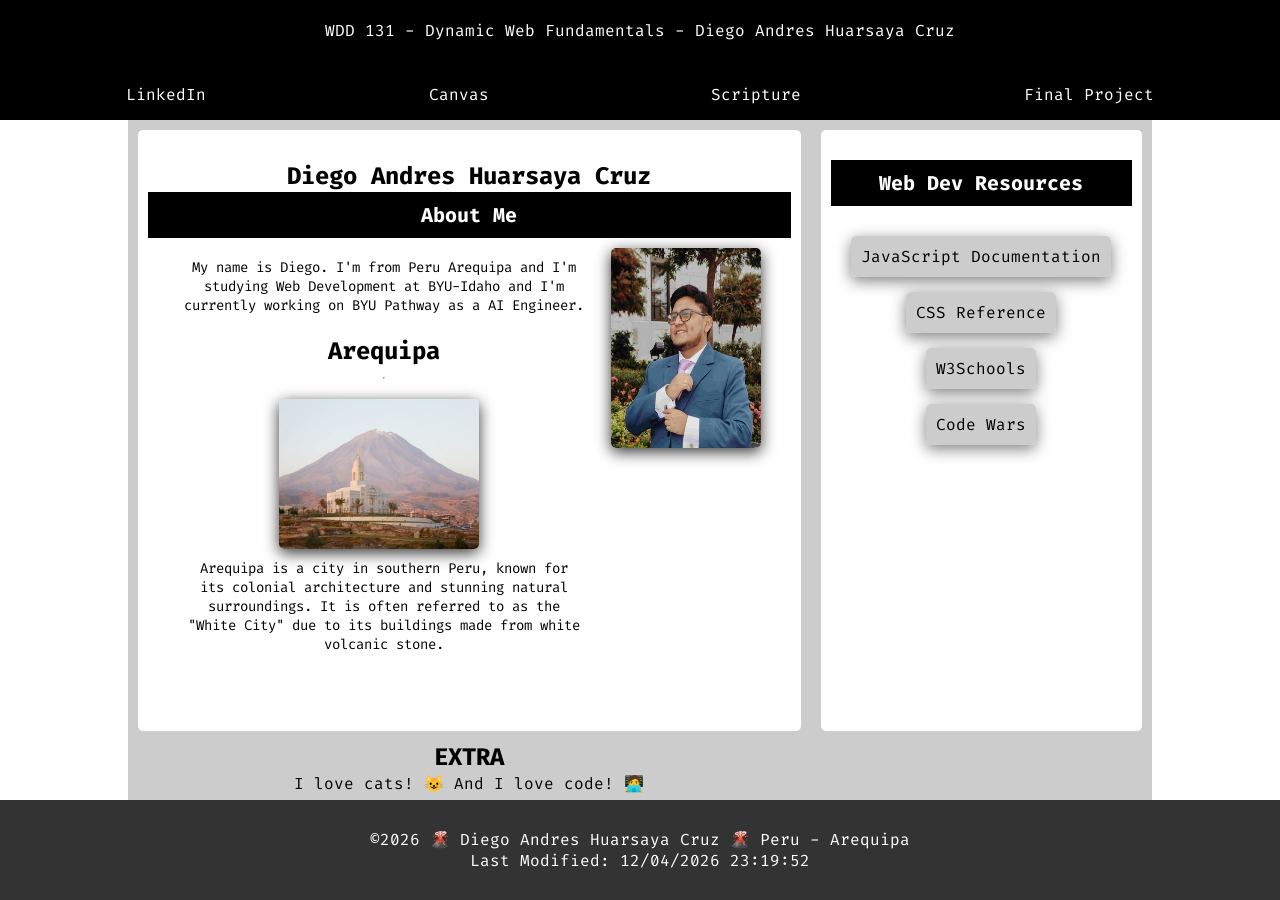
<file: index.html>
<!doctype html>
<html lang="en">

<head>
  <meta charset="UTF-8">
  <meta name="viewport" content="width=device-width, initial-scale=1.0">
  <title>WDD 131 - Dynamic Web Fundamentals - Diego A. Huarsaya Cruz</title>
  <meta name="description"
    content="W01 Assignment: Home Page - WDD 131 - Dynamic Web Fundamentals by Diego Andres Huarsaya Cruz">
  <meta name="author" content="Diego Andres Huarsaya Cruz">
  <link rel="stylesheet" href="styles/base.css">
  <link rel="stylesheet" href="styles/base-mobile.css">
  <script src="scripts/getdates.js" defer></script>
  <link rel="preconnect" href="https://fonts.googleapis.com">
  <link rel="preconnect" href="https://fonts.gstatic.com" crossorigin>
  <link href="https://fonts.googleapis.com/css2?family=Fira+Code:wght@300..700&display=swap" rel="stylesheet">
</head>

<body>
  <header>
    <p>
      <span id="course-title">WDD 131 - Dynamic Web Fundamentals</span> -
      Diego Andres Huarsaya Cruz
    </p>
    <nav>
      <ul>
        <li><a href="https://www.linkedin.com/in/diegoahc/">LinkedIn</a></li>
        <li><a href="https://byupw.instructure.com/">Canvas</a></li>
        <li>
          <a href="https://www.churchofjesuschrist.org/study/scriptures/bofm/mosiah/2?lang=eng&id=p17#p17">Scripture</a>
        </li>
        <li><a href="#">Final Project</a></li>
      </ul>
    </nav>
  </header>
  <main>
    <section class="card">
      <h1>Diego Andres Huarsaya Cruz</h1>
      <h2>About Me</h2>
      <div>
        <div>
          <p>
            My name is Diego. I'm from Peru Arequipa and I'm studying Web
            Development at BYU-Idaho and I'm currently working on BYU Pathway
            as a AI Engineer.
          </p>
          <div>
            <h3>Arequipa</h3>
            <hr />
            <div>
              <img src="images/arequipa.jpg" alt="Arequipa" />
              <p>
                Arequipa is a city in southern Peru, known for its colonial
                architecture and stunning natural surroundings. It is often
                referred to as the "White City" due to its buildings made from
                white volcanic stone.
              </p>
            </div>
          </div>
        </div>
        <img src="images/profile.jpg" alt="Me" />
      </div>
    </section>
    <section class="card">
      <h2>Web Dev Resources</h2>
      <ul>
        <li>
          <a href="https://developer.mozilla.org/en-US/docs/Web/JavaScript" target="_blank">JavaScript Documentation</a>
        </li>
        <li>
          <a href="https://cssreference.io/" target="_blank">CSS Reference</a>
        </li>
        <li>
          <a href="https://www.w3schools.com/" target="_blank">W3Schools</a>
        </li>
        <li>
          <a href="https://www.codewars.com/" target="_blank">Code Wars</a>
        </li>
      </ul>
    </section>
    <section class="extra">
      <h2>EXTRA</h2>
      <p>I love cats! 😺 And I love code! 🧑‍💻</p>
    </section>
  </main>
  <footer>
    <p>
      <span id="currentyear"></span> 🌋 Diego Andres Huarsaya Cruz 🌋 Peru -
      Arequipa
    </p>
    <p id="lastModified"></p>
  </footer>
</body>

</html>
</file>
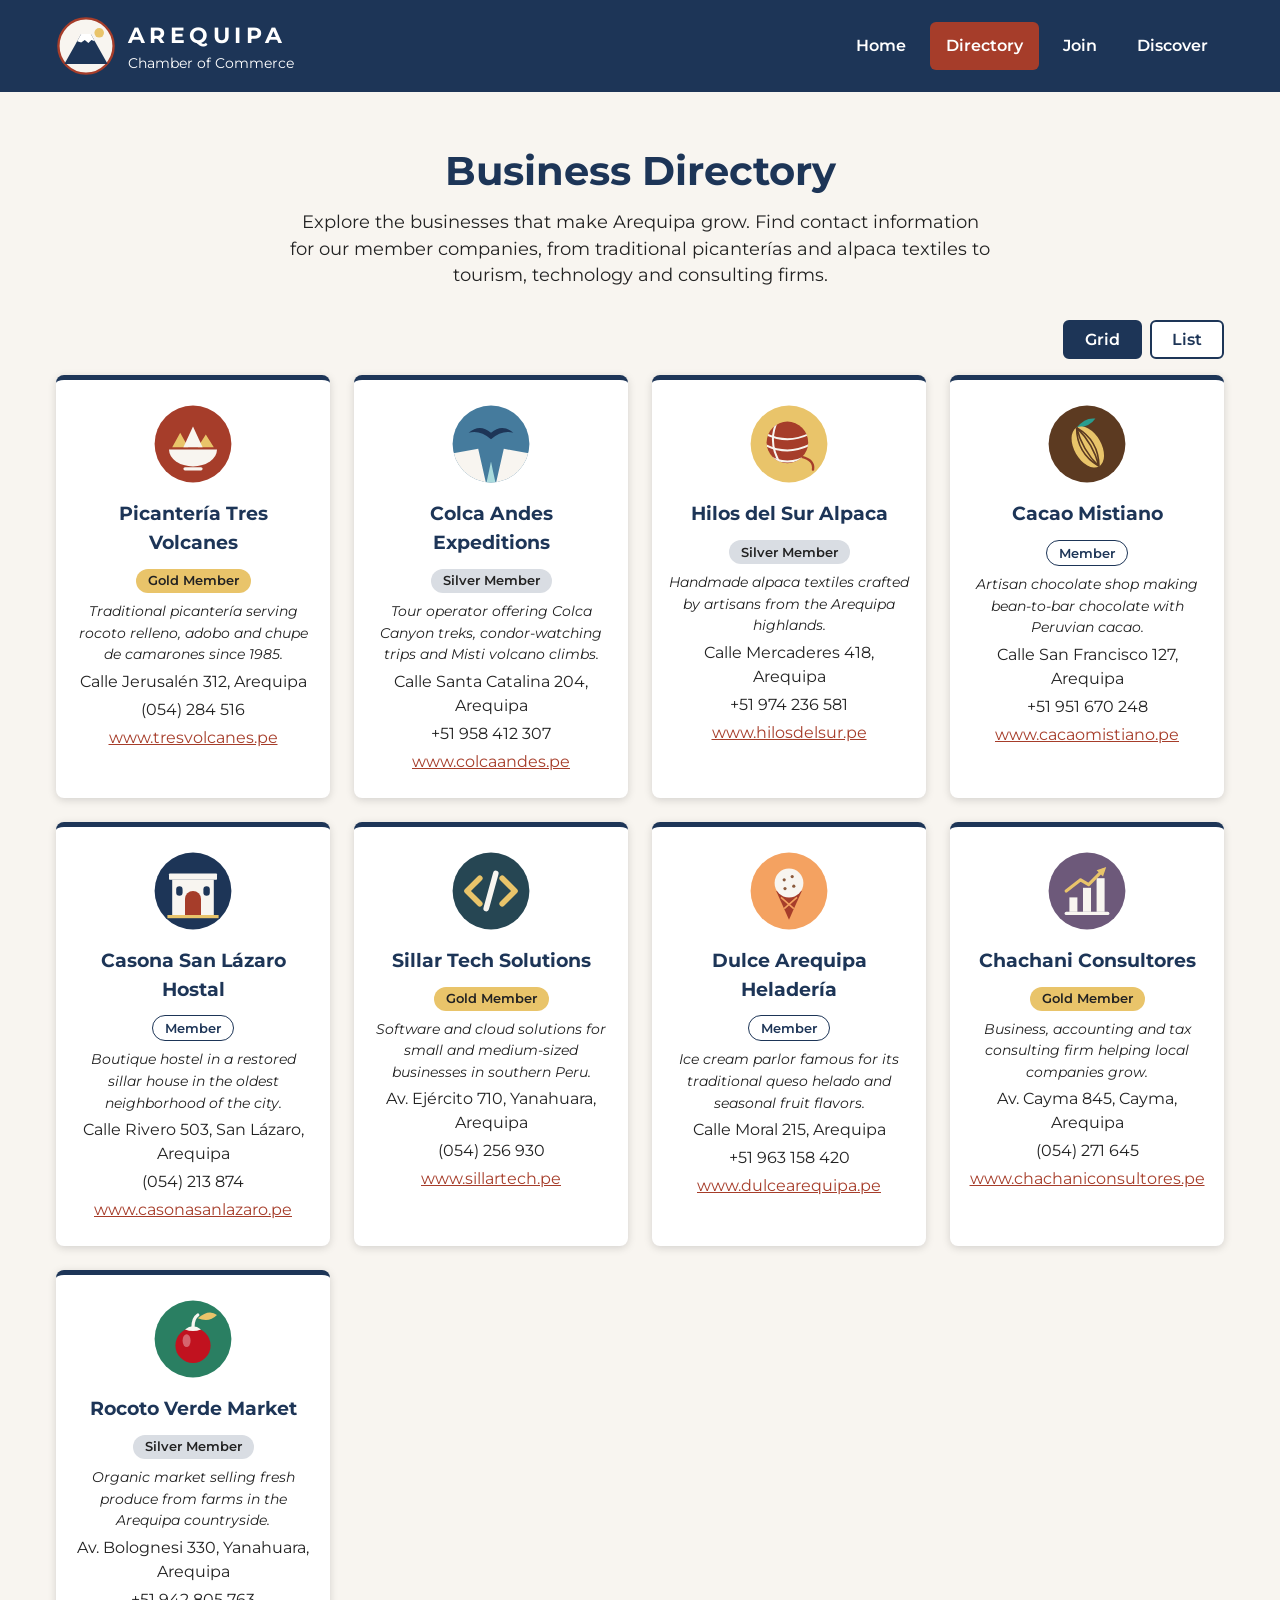
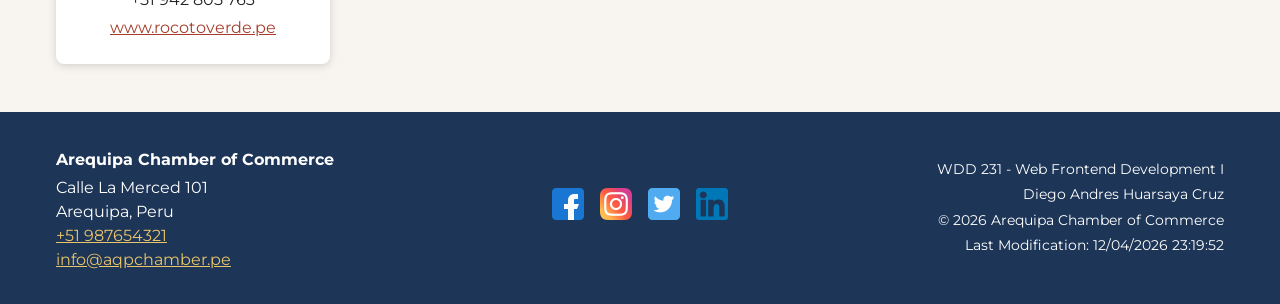
<file: chamber/directory.html>
<!DOCTYPE html>
<html lang="en">

<head>
  <meta charset="UTF-8">
  <meta name="viewport" content="width=device-width, initial-scale=1.0">
  <title>Business Directory | Arequipa Chamber of Commerce</title>
  <meta name="description"
    content="Arequipa Chamber of Commerce business directory: find local member businesses in Arequipa, Peru, with their addresses, phone numbers and websites.">
  <meta name="author" content="Diego Andres Huarsaya Cruz">
  <!-- Favicon -->
  <link rel="icon" type="image/svg+xml" href="images/logo.svg">
  <!-- Open Graph (preview when the page is shared on social media) -->
  <meta property="og:title" content="Business Directory | Arequipa Chamber of Commerce">
  <meta property="og:description"
    content="Discover trusted local businesses in Arequipa, Peru. Browse our member directory to find addresses, phone numbers and websites, and support local commerce.">
  <meta property="og:type" content="website">
  <meta property="og:image" content="https://alaskechufles.github.io/wdd231/chamber/images/og-image.png">
  <meta property="og:url" content="https://alaskechufles.github.io/wdd231/chamber/directory.html">
  <!-- Fonts -->
  <link rel="preconnect" href="https://fonts.googleapis.com">
  <link rel="preconnect" href="https://fonts.gstatic.com" crossorigin>
  <link href="https://fonts.googleapis.com/css2?family=Montserrat:wght@400;600;700&display=swap" rel="stylesheet">
  <!-- Styles -->
  <link rel="stylesheet" href="styles/base.css">
  <link rel="stylesheet" href="styles/medium.css">
  <link rel="stylesheet" href="styles/large.css">
  <!-- Scripts -->
  <script src="scripts/app.js" defer></script>
  <script src="scripts/directory.js" defer></script>
</head>

<body>
  <header>
    <div class="header-container">
      <a href="index.html" class="brand">
        <img src="images/logo.svg" alt="Arequipa Chamber of Commerce logo" width="60" height="60">
        <span>
          <span class="brand-name">Arequipa</span>
          <span class="brand-subtitle">Chamber of Commerce</span>
        </span>
      </a>
      <button id="menu" aria-label="Toggle navigation menu" aria-expanded="false"></button>
      <nav id="primary-nav">
        <ul>
          <li><a href="index.html">Home</a></li>
          <li class="active"><a href="directory.html" aria-current="page">Directory</a></li>
          <li><a href="join.html">Join</a></li>
          <li><a href="discover.html">Discover</a></li>
        </ul>
      </nav>
    </div>
  </header>

  <main>
    <section class="directory-intro">
      <h1>Business Directory</h1>
      <p>Explore the businesses that make Arequipa grow. Find contact information for our member companies, from
        traditional picanterías and alpaca textiles to tourism, technology and consulting firms.</p>
    </section>

    <div class="view-buttons">
      <button id="grid" class="active">Grid</button>
      <button id="list">List</button>
    </div>

    <div id="members" class="grid"></div>
  </main>

  <footer>
    <div class="footer-container">
      <div class="footer-contact">
        <p class="footer-title">Arequipa Chamber of Commerce</p>
        <address>
          Calle La Merced 101<br>
          Arequipa, Peru<br>
          <a href="tel:+51987654321">+51 987654321</a><br>
          <a href="mailto:info@aqpchamber.pe">info@aqpchamber.pe</a>
        </address>
      </div>

      <div class="social">
        <a href="https://www.facebook.com/" target="_blank" rel="noopener">
          <img src="images/facebook.png" alt="Facebook" width="32" height="32">
        </a>
        <a href="https://www.instagram.com/" target="_blank" rel="noopener">
          <img src="images/instagram.png" alt="Instagram" width="32" height="32">
        </a>
        <a href="https://twitter.com/" target="_blank" rel="noopener">
          <img src="images/twitter.png" alt="Twitter" width="32" height="32">
        </a>
        <a href="https://www.linkedin.com/" target="_blank" rel="noopener">
          <img src="images/linkedin.png" alt="LinkedIn" width="32" height="32">
        </a>
      </div>

      <div class="footer-info">
        <p>WDD 231 - Web Frontend Development I</p>
        <p>Diego Andres Huarsaya Cruz</p>
        <p>&copy; <span id="currentyear"></span> Arequipa Chamber of Commerce</p>
        <p id="lastModified"></p>
      </div>
    </div>
  </footer>
</body>

</html>
</file>
<file: styles/base.css>
* {
  margin: 0;
  padding: 0;
  box-sizing: border-box;
  font-family: "Fira Code", monospace;
}

html,
body {
  height: 100%;
}

body {
  display: flex;
  flex-direction: column;
}

header {
  background-color: #000000;
  height: 120px;
  display: flex;
  flex-direction: column;
  justify-content: space-between;
  color: #ffffff;
}

header p {
  font-size: 16px;
  margin: 20px auto;
}

nav {
  display: flex;
  justify-content: center;
  align-items: center;
  padding: 15px;
  width: 100%;
}

nav ul {
  list-style: none;
  display: flex;
  justify-content: space-around;
  align-items: center;
  width: 100%;
}

nav ul li {
  font-size: 16px;
  text-decoration: none;
  list-style: none;
}

nav ul li a {
  color: #ffffff;
  text-decoration: none;
  padding: 10px;
  border-radius: 5px;
}

nav ul li a:hover {
  color: #000;
  background-color: #cccccc;
}
main {
  display: grid;
  grid-template-columns: 4fr 2fr;
  flex-grow: 1;
  color: #000000;
  background: #cccccc;
  max-width: 1024px;
  margin: 0 auto;
}

h1,
.extra {
  text-align: center;
}

.card {
  background: #ffffff;
  border-radius: 5px;
  overflow: hidden;
  margin: 10px;
  padding: 30px 10px;
}

.card h2 {
  color: #ffffff;
  font-size: 20px;
  background-color: #000000;
  padding: 10px;
  text-align: center;
}

.card div {
  padding: 10px;
  display: flex;
  flex-direction: row;
}
.card div img {
  width: 150px;
  height: 200px;
  margin-right: 20px;
  border-radius: 5px;
  box-shadow: 0 4px 15px rgba(0, 0, 0, 0.8);
}

.card div div {
  display: flex;
  flex-direction: column;
  justify-content: center;
  align-items: center;
  font-size: 14px;
  gap: 10px;
  text-align: center;
}

.card div div h3 {
  font-size: 24px;
  color: #000000;
}

.card div div img {
  width: 200px;
  height: 150px;
  margin-right: 10px;
}

.card ul {
  list-style: none;
  display: flex;
  flex-direction: column;

  align-items: center;
  height: 100%;
  gap: 35px;
  padding: 40px 0 0 0;
}
.card ul li a {
  color: #000000;
  font-size: 16px;
  text-decoration: none;
  list-style: none;
  background-color: #cccccc;
  padding: 10px;
  border-radius: 5px;
  box-shadow: 0 4px 15px rgba(0, 0, 0, 0.5);
}

footer {
  background-color: #333333;
  height: 100px;
  display: flex;
  justify-content: center;
  flex-direction: column;
  padding: 20px;
  color: #ffffff;
  text-align: center;
}
</file>
<file: styles/base-mobile.css>
@media screen and (max-width: 768px) {
  body {
    font-size: 1.125rem;
    text-align: center;
  }

  header {
    height: auto;
    padding: 20px 0;
  }
  main {
    grid-template-columns: 1fr;
  }

  .card div {
    display: flex;
    flex-direction: column;
    align-items: center;
  }
}
</file>
<file: chamber/styles/base.css>
/* ------------------------------------------------------ */
/* Design Brief
   Primary Color:    #1D3557  (Misti blue)
   Secondary Color:  #A63D2A  (terracotta)
   Background Color: #F8F5F0  (sillar white)
   Text Color:       #222222
   Font Family:      Montserrat
*/
:root {
  /* Colors */
  --primary-color: #1D3557;
  --secondary-color: #A63D2A;
  --background-color: #F8F5F0;
  --text-color: #222222;
  --white-color: #FFFFFF;
  --gold-color: #E9C46A;
  --silver-color: #D9DDE3;
  --light-color: #E8ECF2;
  --shadow-color: #00000026; /* black at 15% opacity */
  /* Fonts */
  --main-font: "Montserrat", Arial, sans-serif;
}

/* ------------------------------------------------------ */
/* Globals */
*,
*::before,
*::after {
  box-sizing: border-box;
}

body {
  margin: 0;
  background-color: var(--background-color);
  color: var(--text-color);
  font-family: var(--main-font);
  line-height: 1.5;
}

img {
  max-width: 100%;
  height: auto;
}

a {
  color: var(--secondary-color);
}

h1,
h2 {
  color: var(--primary-color);
}

/* ------------------------------------------------------ */
/* Header and Navigation */
header {
  background-color: var(--primary-color);
  color: var(--white-color);
}

.header-container {
  display: flex;
  flex-wrap: wrap;
  justify-content: space-between;
  align-items: center;
  max-width: 1200px;
  margin: 0 auto;
  padding: 1rem;
}

.brand {
  display: flex;
  align-items: center;
  gap: 0.75rem;
  color: var(--white-color);
  text-decoration: none;
}

.brand-name {
  display: block;
  font-size: 1.4rem;
  font-weight: 700;
  letter-spacing: 0.2em;
  text-transform: uppercase;
}

.brand-subtitle {
  display: block;
  font-size: 0.85rem;
}

#menu {
  background: none;
  border: none;
  color: var(--white-color);
  font-size: 2rem;
  cursor: pointer;
}

#menu::before {
  content: "\2630"; /* ☰ */
}

#menu.open::before {
  content: "\2715"; /* ✕ */
}

#primary-nav {
  display: none;
  width: 100%;
}

#primary-nav.open {
  display: block;
}

#primary-nav ul {
  list-style: none;
  margin: 1rem 0 0;
  padding: 0;
}

#primary-nav a {
  display: block;
  padding: 0.75rem 1rem;
  color: var(--white-color);
  font-weight: 600;
  text-decoration: none;
  border-radius: 6px;
}

#primary-nav a:hover {
  background-color: var(--white-color);
  color: var(--primary-color);
}

#primary-nav .active a {
  background-color: var(--secondary-color);
  color: var(--white-color);
}

/* ------------------------------------------------------ */
/* Directory Page */
main {
  max-width: 1200px;
  margin: 0 auto;
  padding: 1rem;
}

.directory-intro {
  text-align: center;
  margin: 1rem 0 2rem;
}

.directory-intro h1 {
  font-size: 2rem;
  margin-bottom: 0.5rem;
}

.view-buttons {
  display: flex;
  justify-content: flex-end;
  gap: 0.5rem;
  margin-bottom: 1rem;
}

.view-buttons button {
  padding: 0.5rem 1.25rem;
  font-family: var(--main-font);
  font-size: 1rem;
  font-weight: 600;
  background-color: var(--white-color);
  color: var(--primary-color);
  border: 2px solid var(--primary-color);
  border-radius: 6px;
  cursor: pointer;
}

.view-buttons button.active,
.view-buttons button:hover {
  background-color: var(--primary-color);
  color: var(--white-color);
}

#members section h2 {
  font-size: 1.2rem;
  margin: 0.5rem 0;
}

#members section p {
  margin: 0.25rem 0;
}

#members section a {
  overflow-wrap: anywhere;
}

.membership {
  display: inline-block;
  padding: 0.15rem 0.75rem;
  font-size: 0.8rem;
  font-weight: 600;
  border-radius: 1rem;
  white-space: nowrap;
}

.level-1 {
  background-color: var(--white-color);
  color: var(--primary-color);
  border: 1px solid var(--primary-color);
}

.level-2 {
  background-color: var(--silver-color);
}

.level-3 {
  background-color: var(--gold-color);
}

/* Grid view */
.grid {
  display: grid;
  grid-template-columns: repeat(auto-fit, minmax(260px, 1fr));
  gap: 1.5rem;
}

.grid section {
  padding: 1.5rem 1rem;
  text-align: center;
  background-color: var(--white-color);
  border-top: 5px solid var(--primary-color);
  border-radius: 8px;
  box-shadow: 0 2px 8px var(--shadow-color);
}

.grid .info {
  font-size: 0.9rem;
  font-style: italic;
  margin-bottom: 0.75rem;
}

/* List view */
.list {
  display: flex;
  flex-direction: column;
  border: 1px solid var(--light-color);
}

.list section {
  padding: 0.75rem 1rem;
  background-color: var(--white-color);
}

.list section:nth-child(even) {
  background-color: var(--light-color);
}

.list img,
.list .info {
  display: none;
}

/* ------------------------------------------------------ */
/* Footer */
footer {
  margin-top: 2rem;
  background-color: var(--primary-color);
  color: var(--white-color);
}

.footer-container {
  display: flex;
  flex-direction: column;
  gap: 1.5rem;
  max-width: 1200px;
  margin: 0 auto;
  padding: 2rem 1rem;
  text-align: center;
}

.footer-container p {
  margin: 0.25rem 0;
}

.footer-title {
  font-weight: 700;
}

footer address {
  font-style: normal;
}

footer a {
  color: var(--gold-color);
}

.social {
  display: flex;
  justify-content: center;
  align-items: center;
  gap: 1rem;
}

.footer-info {
  font-size: 0.9rem;
}
</file>
<file: chamber/styles/medium.css>
@media screen and (min-width: 640px) {

  /* ------------------------------------------------------ */
  /* Directory Page */
  .directory-intro h1 {
    font-size: 2.5rem;
  }

  .directory-intro p {
    max-width: 700px;
    margin: 0 auto;
    font-size: 1.1rem;
  }

  /* ------------------------------------------------------ */
  /* Footer */
  .footer-container {
    display: grid;
    grid-template-columns: repeat(3, 1fr);
    align-items: center;
  }

  .footer-contact {
    text-align: left;
  }

  .footer-info {
    text-align: right;
  }
}
</file>
<file: chamber/styles/large.css>
@media screen and (min-width: 1024px) {

  /* ------------------------------------------------------ */
  /* Header and Navigation */
  #menu {
    display: none;
  }

  #primary-nav {
    display: block;
    width: auto;
  }

  #primary-nav ul {
    display: flex;
    gap: 0.5rem;
    margin: 0;
  }

  /* ------------------------------------------------------ */
  /* Directory Page - List view as a table-like row */
  .list section {
    display: grid;
    grid-template-columns: 1.8fr 1.4fr 2fr 1.4fr 2.4fr;
    align-items: center;
    gap: 1rem;
    font-size: 0.9rem;
  }

  #members.list section h2 {
    font-size: 1rem;
  }

  .list .membership {
    justify-self: start;
  }
}
</file>
